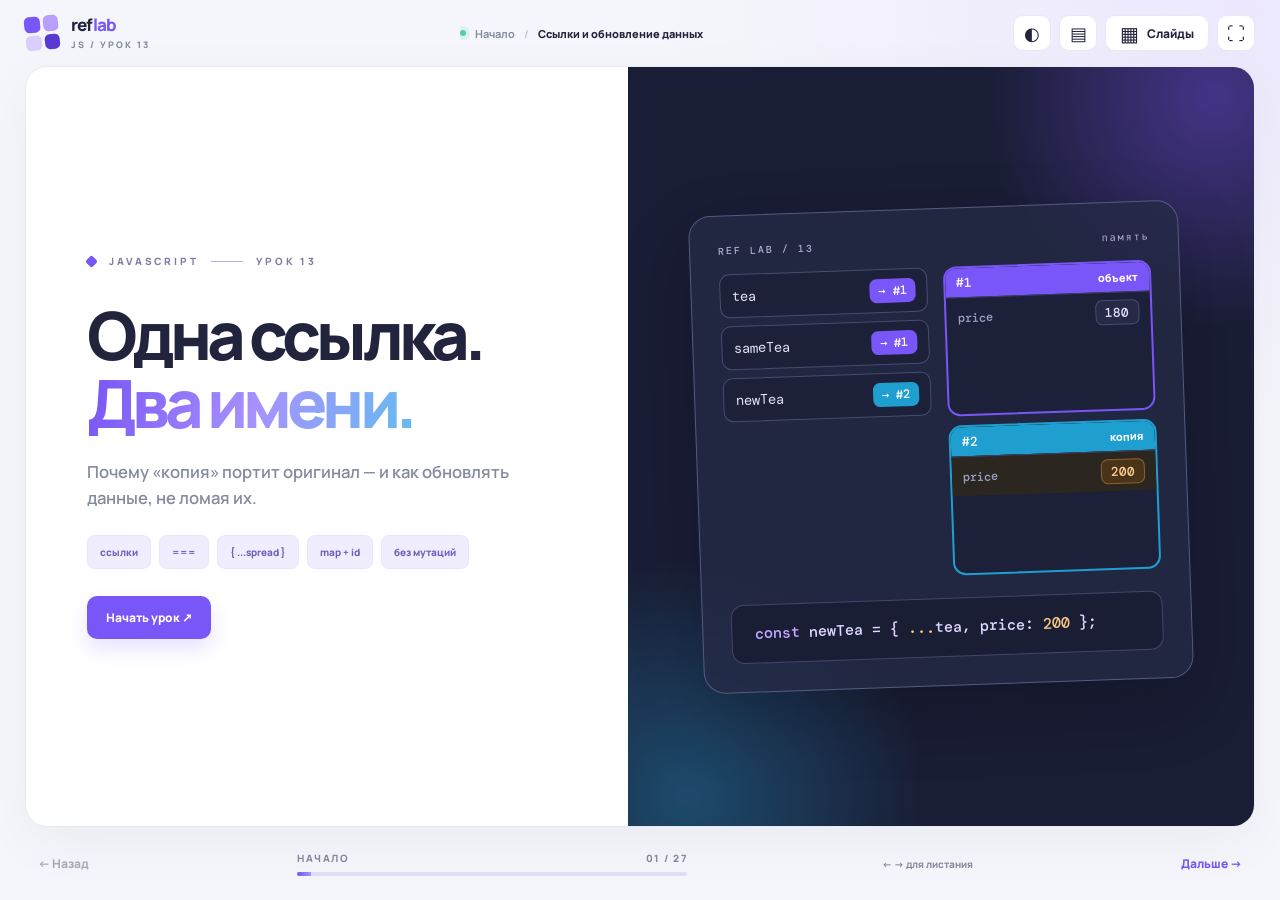
<file: index.html>
<!doctype html>
<html lang="ru">
<head>
  <meta charset="UTF-8" />
  <meta name="viewport" content="width=device-width,initial-scale=1,viewport-fit=cover" />
  <meta name="theme-color" content="#f5f6fb" />
  <meta name="description" content="Ref Lab — интерактивный урок JavaScript №13: ссылки, spread и обновление данных без мутации." />
  <title>Ref Lab — JavaScript · Урок 13</title>
  <link rel="preconnect" href="https://fonts.googleapis.com">
  <link rel="preconnect" href="https://fonts.gstatic.com" crossorigin>
  <link href="https://fonts.googleapis.com/css2?family=DM+Mono:wght@400;500&family=Manrope:wght@400;500;600;700;800&display=swap" rel="stylesheet">
  <link rel="stylesheet" href="./styles.css?v=13-9" />
  <script src="./app.js?v=13-9" defer></script>
</head>
<body>
  <div class="app" id="app">
    <header class="topbar">
      <a class="brand" href="#1" aria-label="Ref Lab — первый слайд"><span class="brand-mark" aria-hidden="true"><i></i><i></i><i></i><i></i></span><span class="brand-copy">ref<span>lab</span><small>JS / УРОК 13</small></span></a>
      <div class="top-current"><span class="status-dot"></span><span id="sectionTitle">Введение</span><span class="slash">/</span><strong id="currentTitle">Ссылки и обновление данных</strong></div>
      <nav class="top-actions" aria-label="Настройки презентации">
        <button class="tool-btn" id="themeBtn" type="button" aria-label="Переключить тему" title="Тема (T)">◐</button>
        <button class="tool-btn" id="notesBtn" type="button" aria-label="Заметки преподавателя" title="Заметки (N)">▤</button>
        <button class="top-btn" id="outlineBtn" type="button" title="Все слайды (G)"><span class="grid-icon">▦</span><span>Слайды</span></button>
        <button class="tool-btn" id="fullscreenBtn" type="button" aria-label="Полный экран" title="Полный экран (F)">⛶</button>
      </nav>
    </header>
    <main class="stage" id="stage" aria-label="Слайды урока" aria-live="polite"></main>
    <footer class="bottom">
      <button class="nav-btn" id="prevBtn" type="button" aria-label="Предыдущий слайд">← <span>Назад</span></button>
      <div class="progress"><div class="progress-meta"><span id="progressSection">НАЧАЛО</span><span id="slideCounter">01 / 25</span></div><div class="progress-track"><div id="progressFill"></div></div></div>
      <span class="keyboard-help">← → для листания</span>
      <button class="nav-btn next" id="nextBtn" type="button"><span>Дальше</span> →</button>
    </footer>
  </div>
  <div class="overlay" id="outlineOverlay" hidden><div class="overlay-shade" data-close></div><aside class="side-panel" role="dialog" aria-modal="true" aria-label="Содержание"><div class="side-head"><div><small>НАВИГАЦИЯ</small><h2>Все слайды</h2></div><button class="tool-btn" data-close type="button" aria-label="Закрыть">✕</button></div><div class="outline-list" id="outlineList"></div></aside></div>
  <div class="overlay" id="notesOverlay" hidden><div class="overlay-shade" data-close></div><aside class="side-panel" role="dialog" aria-modal="true" aria-label="Заметки преподавателя"><div class="side-head"><div><small>ТОЛЬКО ДЛЯ ПРЕПОДАВАТЕЛЯ</small><h2>Подсказки к слайду</h2></div><button class="tool-btn" data-close type="button" aria-label="Закрыть">✕</button></div><div class="notes-content" id="notesContent"></div><div class="teacher-shortcuts"><b>Клавиши</b><p>← → — слайды · G — оглавление · N — заметки · F — экран · T — тема · Esc — закрыть</p></div></aside></div>
  <div class="toast" id="toast" role="status" aria-live="polite"></div>
</body>
</html>
</file>
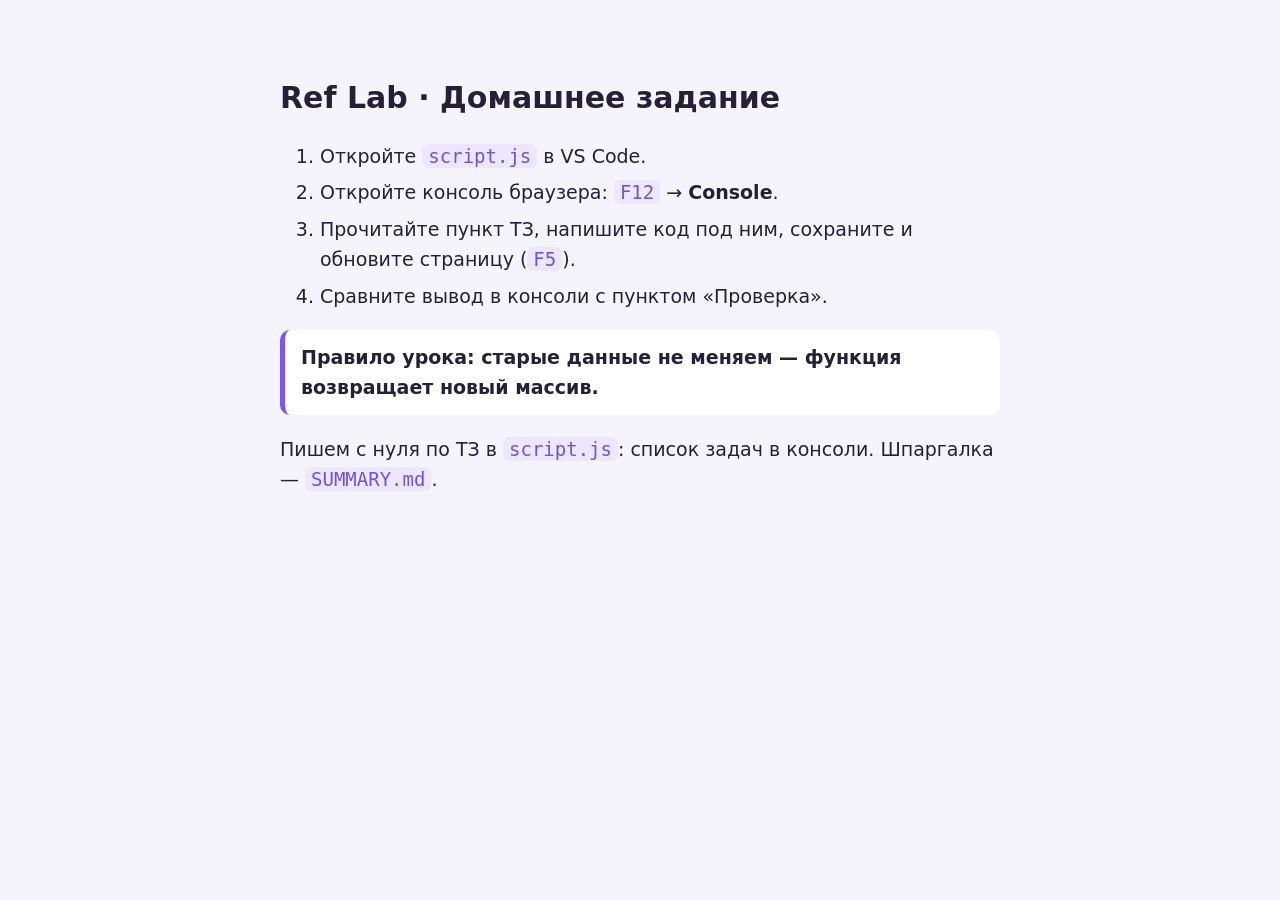
<file: materials/homework/index.html>
<!doctype html>
<html lang="ru">
<head>
  <meta charset="utf-8" />
  <meta name="viewport" content="width=device-width, initial-scale=1" />
  <title>JS 13 · Домашнее задание</title>
  <style>
    body { font: 19px/1.6 system-ui, sans-serif; max-width: 720px; margin: 50px auto; padding: 24px; background: #f5f3fc; color: #252038; }
    h1 { font-size: 30px; margin: 0 0 16px; }
    code { color: #7054d6; background: #ece7ff; padding: 1px 6px; border-radius: 6px; }
    li { margin-bottom: 6px; }
    .rule { background: #fff; border-left: 5px solid #7956f7; padding: 12px 16px; border-radius: 10px; font-weight: 600; }
  </style>
</head>
<body>
  <h1>Ref Lab · Домашнее задание</h1>
  <ol>
    <li>Откройте <code>script.js</code> в VS Code.</li>
    <li>Откройте консоль браузера: <code>F12</code> → <b>Console</b>.</li>
    <li>Прочитайте пункт ТЗ, напишите код под ним, сохраните и обновите страницу (<code>F5</code>).</li>
    <li>Сравните вывод в консоли с пунктом «Проверка».</li>
  </ol>
  <p class="rule">Правило урока: старые данные не меняем — функция возвращает новый массив.</p>
  <p>Пишем с нуля по ТЗ в <code>script.js</code>: список задач в консоли. Шпаргалка — <code>SUMMARY.md</code>.</p>
  <script src="script.js"></script>
</body>
</html>
</file>
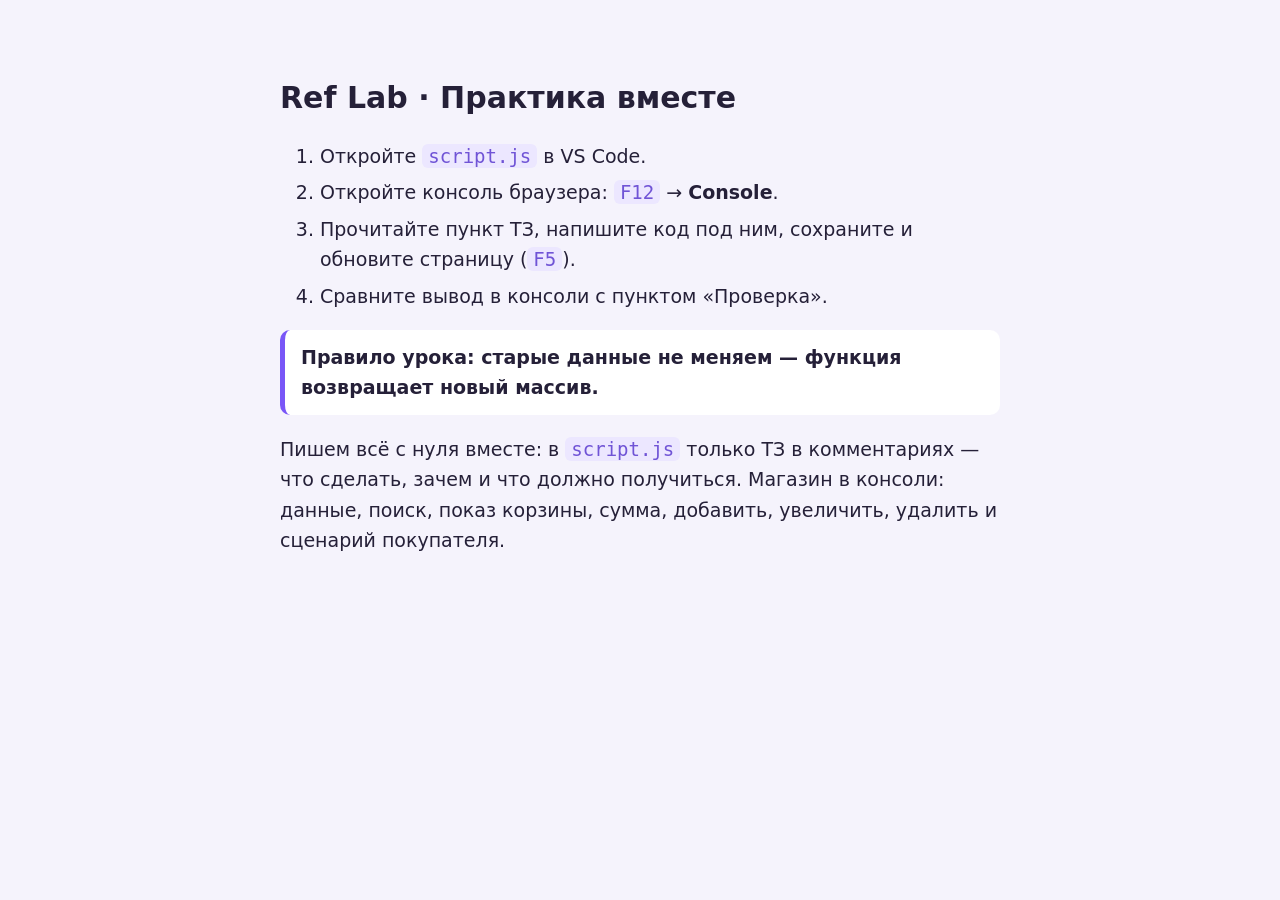
<file: materials/joint/index.html>
<!doctype html>
<html lang="ru">
<head>
  <meta charset="utf-8" />
  <meta name="viewport" content="width=device-width, initial-scale=1" />
  <title>Практика JS 13 · Корзина</title>
  <style>
    body { font: 19px/1.6 system-ui, sans-serif; max-width: 720px; margin: 50px auto; padding: 24px; background: #f5f3fc; color: #252038; }
    h1 { font-size: 30px; margin: 0 0 16px; }
    code { color: #7054d6; background: #ece7ff; padding: 1px 6px; border-radius: 6px; }
    li { margin-bottom: 6px; }
    .rule { background: #fff; border-left: 5px solid #7956f7; padding: 12px 16px; border-radius: 10px; font-weight: 600; }
  </style>
</head>
<body>
  <h1>Ref Lab · Практика вместе</h1>
  <ol>
    <li>Откройте <code>script.js</code> в VS Code.</li>
    <li>Откройте консоль браузера: <code>F12</code> → <b>Console</b>.</li>
    <li>Прочитайте пункт ТЗ, напишите код под ним, сохраните и обновите страницу (<code>F5</code>).</li>
    <li>Сравните вывод в консоли с пунктом «Проверка».</li>
  </ol>
  <p class="rule">Правило урока: старые данные не меняем — функция возвращает новый массив.</p>
  <p>Пишем всё с нуля вместе: в <code>script.js</code> только ТЗ в комментариях — что сделать, зачем и что должно получиться. Магазин в консоли: данные, поиск, показ корзины, сумма, добавить, увеличить, удалить и сценарий покупателя.</p>
  <script src="script.js"></script>
</body>
</html>
</file>
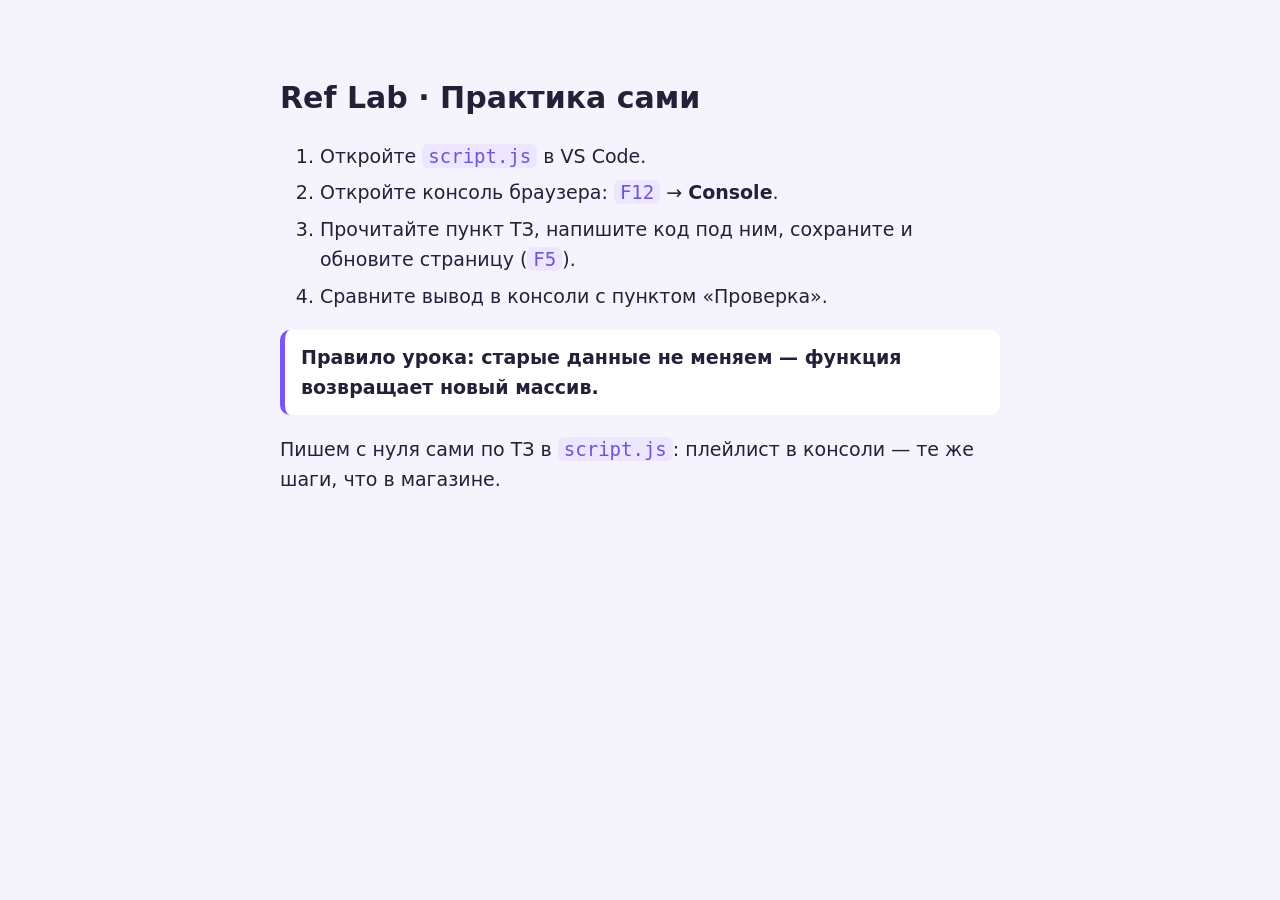
<file: materials/solo/index.html>
<!doctype html>
<html lang="ru">
<head>
  <meta charset="utf-8" />
  <meta name="viewport" content="width=device-width, initial-scale=1" />
  <title>Практика JS 13 · Плейлист</title>
  <style>
    body { font: 19px/1.6 system-ui, sans-serif; max-width: 720px; margin: 50px auto; padding: 24px; background: #f5f3fc; color: #252038; }
    h1 { font-size: 30px; margin: 0 0 16px; }
    code { color: #7054d6; background: #ece7ff; padding: 1px 6px; border-radius: 6px; }
    li { margin-bottom: 6px; }
    .rule { background: #fff; border-left: 5px solid #7956f7; padding: 12px 16px; border-radius: 10px; font-weight: 600; }
  </style>
</head>
<body>
  <h1>Ref Lab · Практика сами</h1>
  <ol>
    <li>Откройте <code>script.js</code> в VS Code.</li>
    <li>Откройте консоль браузера: <code>F12</code> → <b>Console</b>.</li>
    <li>Прочитайте пункт ТЗ, напишите код под ним, сохраните и обновите страницу (<code>F5</code>).</li>
    <li>Сравните вывод в консоли с пунктом «Проверка».</li>
  </ol>
  <p class="rule">Правило урока: старые данные не меняем — функция возвращает новый массив.</p>
  <p>Пишем с нуля сами по ТЗ в <code>script.js</code>: плейлист в консоли — те же шаги, что в магазине.</p>
  <script src="script.js"></script>
</body>
</html>
</file>
<file: styles.css>
:root{font-family:Manrope,Inter,-apple-system,BlinkMacSystemFont,"Segoe UI",sans-serif;color:#22233c;background:#f5f6fb;--bg:#f5f6fb;--paper:#fff;--surface:#f8f9fd;--ink:#22233c;--muted:#858a9f;--line:#e8eaf2;--purple:#7956f7;--pale:#f0edff;--cyan:#42b4db;--cyan-pale:#eaf8ff;--green:#2caf8b;--green-pale:#e6f8f1;--red:#d86078;--code:#181b2d;--shadow:0 16px 55px rgba(30,33,64,.045)}
body.dark{--bg:#111323;--paper:#1a1d30;--surface:#22253b;--ink:#f5f4ff;--muted:#a5a8c2;--line:#32364f;--pale:#302a50;--cyan-pale:#253845;--green-pale:#1d3b36;--shadow:0 16px 55px #090a161c}
*{box-sizing:border-box}html,body{margin:0;width:100%;height:100%;overflow:hidden}button,input,textarea{font:inherit}button{cursor:pointer}button:disabled{opacity:.35;cursor:default}button:focus-visible,a:focus-visible,input:focus-visible{outline:3px solid #9984ff;outline-offset:3px}a{text-decoration:none;color:inherit}p,h1,h2,h3,h4{margin:0}p{line-height:1.56}code,pre,.mono{font-family:"DM Mono",ui-monospace,SFMono-Regular,Consolas,monospace}code:not(pre code){color:#7951db;background:var(--pale);padding:.1em .34em;border-radius:6px;font-size:.88em}body.dark code:not(pre code){color:#c9baff}.app{height:100dvh;min-height:420px;display:grid;grid-template-rows:66px minmax(0,1fr) 73px;padding:0 25px;background:radial-gradient(ellipse at 97% 1%,#e9e2ffb8 0,transparent 33%),var(--bg)}body.dark .app{background:radial-gradient(ellipse at 95% 0%,#45377966 0,transparent 35%),var(--bg)}
.topbar{display:flex;align-items:center;gap:20px;justify-content:space-between;min-width:0}.brand{display:inline-flex;align-items:center;gap:12px;flex:0 0 auto}.brand-mark{width:34px;height:34px;display:grid;grid-template-columns:repeat(2,1fr);gap:3px;transform:rotate(-6deg)}.brand-mark i{background:var(--purple);border-radius:5px}.brand-mark i:nth-child(2){background:#b99eff}.brand-mark i:nth-child(3){background:#d9ceff}.brand-mark i:nth-child(4){background:#5a38d2}.brand-copy{font-weight:800;font-size:17px;letter-spacing:-.8px;line-height:1.1}.brand-copy>span{color:var(--purple)}.brand-copy small{display:block;font-size:9px;letter-spacing:2px;font-weight:800;color:var(--muted);margin-top:5px}.top-current{display:flex;align-items:center;gap:9px;color:var(--muted);font-size:11px;font-weight:700;white-space:nowrap;overflow:hidden;min-width:0}.top-current strong{color:var(--ink);font-weight:800;overflow:hidden;text-overflow:ellipsis}.status-dot{width:6px;height:6px;border-radius:50%;background:#55cda8;flex:none;box-shadow:0 0 0 4px #54cda724}.slash{color:#c4c5d3}.top-actions{display:flex;align-items:center;gap:8px;flex:none}.tool-btn,.top-btn{height:36px;border:1px solid var(--line);background:var(--paper);color:var(--ink);border-radius:10px;font-size:18px;display:inline-flex;align-items:center;justify-content:center;transition:border-color .16s,transform .16s}.tool-btn{width:38px}.top-btn{gap:8px;padding:0 14px;font-size:12px;font-weight:800}.grid-icon{font-size:20px;font-weight:400}.tool-btn:hover,.top-btn:hover{border-color:#ad9aff;transform:translateY(-1px)}
.stage{position:relative;min-height:0;background:var(--paper);border:1px solid var(--line);border-radius:22px;box-shadow:var(--shadow);overflow:hidden}.slide{position:absolute;inset:0;padding:clamp(20px,2.65vw,44px);display:none;min-height:0;overflow:hidden}.slide.active{display:flex;flex-direction:column;z-index:2;animation:slide-enter .24s cubic-bezier(.22,1,.36,1) both}.slide-content{display:flex;flex-direction:column;flex:1;min-height:0;gap:clamp(13px,2vh,22px)}.intro{flex:none}.tag{display:inline-flex;align-items:center;gap:7px;font-weight:800;color:#7452d9;background:var(--pale);font-size:10px;letter-spacing:1.6px;border-radius:7px;padding:7px 10px}.tag.cyan{color:#1485b7;background:var(--cyan-pale)}.tag.green{color:#148467;background:var(--green-pale)}.intro h2{font-size:clamp(25px,2.9vw,46px);letter-spacing:-.058em;line-height:1.16;margin:10px 0 7px;font-weight:800}.intro h2 em{font-style:normal;color:var(--purple)}.intro p{font-weight:600;color:var(--muted);font-size:clamp(12px,1vw,15px);max-width:940px}.subtle{color:var(--muted)}.caps{font-size:10px;color:var(--muted);letter-spacing:1.7px;font-weight:800}.primary,.secondary,.small-btn{font-weight:800;border-radius:10px;border:1px solid transparent;font-size:12px;transition:transform .15s,background .15s}.primary{background:var(--purple);color:white;padding:12px 18px;box-shadow:0 10px 20px #7956f72c}.primary:hover{transform:translateY(-2px);background:#6842e4}.secondary{background:var(--paper);border-color:var(--line);color:var(--ink);padding:11px 15px}.secondary:hover,.small-btn:hover{border-color:#b9aaff}.small-btn{background:var(--pale);color:var(--purple);padding:9px 12px;border-color:#d7ccff}.primary:active,.small-btn:active{transform:scale(.98)}
.slide.cover{padding:0}.cover-grid{display:grid;grid-template-columns:.98fr 1.02fr;height:100%}.cover-copy{display:flex;flex-direction:column;align-items:flex-start;justify-content:center;padding:clamp(28px,4.8vw,85px);min-width:0}.overline{font-size:10px;letter-spacing:2.8px;font-weight:800;color:#837ca1;display:flex;gap:13px;align-items:center}.overline i{width:9px;height:9px;transform:rotate(45deg);background:var(--purple);border-radius:2px}.overline b{height:1px;width:32px;background:#bdb0e3}.cover h1{font-size:clamp(54px,6.3vw,106px);font-weight:800;letter-spacing:-.093em;line-height:1.02;margin:clamp(18px,3.7vh,38px) 0 22px}.cover h1 span{background:linear-gradient(108deg,#7552f3,#a791ff 52%,#64bded);color:transparent;background-clip:text}.cover-copy>p{font-size:clamp(14px,1.3vw,20px);color:var(--muted);font-weight:600;max-width:430px}.cover-copy>p strong{color:var(--ink)}.pills{display:flex;flex-wrap:wrap;gap:8px;margin:24px 0 27px}.pills span{padding:9px 12px;border:1px solid #e9e4ff;background:var(--pale);color:#7460bc;font-weight:800;font-size:10px;border-radius:8px}.cover-art{position:relative;background:#191d35;overflow:hidden;display:flex;justify-content:center;align-items:center;padding:40px 10%}.art-glow{position:absolute;width:480px;height:480px;border-radius:50%;background:radial-gradient(#764de278,transparent 68%);top:-210px;right:-200px}.art-glow.two{background:radial-gradient(#238ebf66,transparent 70%);bottom:-210px;left:-180px;top:auto;right:auto}.art-stage{position:relative;z-index:1;width:100%;max-width:490px;transform:rotate(-2deg)}.art-card{border:1px solid #555a80;background:#242945c7;border-radius:22px;box-shadow:0 25px 70px #0003;padding:clamp(19px,2.2vw,35px)}.art-heading{color:#b3add5;font:500 10px "DM Mono",monospace;letter-spacing:2px;display:flex;justify-content:space-between;margin-bottom:27px}.art-input{font:500 clamp(13px,1.45vw,22px)/1.9 "DM Mono",monospace;color:#ded6ff;background:#191e35;border:1px solid #454469;padding:16px 22px;border-radius:13px;white-space:pre;overflow:hidden}.art-process{display:flex;align-items:center;justify-content:space-between;gap:7px;color:#a4a0be;font:500 clamp(10px,.85vw,13px) "DM Mono",monospace;margin:26px 0}.art-process span{border:1px solid #544d85;border-radius:8px;background:#352d59;padding:11px 9px;color:#c3b1ff}.art-process b{font-size:24px;color:#a69af7}.art-output{background:linear-gradient(112deg,#7956fa,#48a7dd);border-radius:13px;padding:22px;color:white;font:500 clamp(18px,2vw,30px) "DM Mono",monospace;box-shadow:0 20px 30px #7651ed30}.art-corner{position:absolute;right:24px;bottom:24px;color:#777d9e;font:500 10px/1.6 "DM Mono",monospace;text-align:right;letter-spacing:1px}
.pair{display:grid;grid-template-columns:minmax(0,.94fr) minmax(0,1.06fr);gap:18px;flex:1;min-height:0}.pane{border-radius:16px;min-height:0;min-width:0;display:flex;flex-direction:column;overflow:hidden}.pane.left{background:var(--surface);border:1px solid var(--line);padding:clamp(16px,1.75vw,26px);gap:clamp(10px,1.8vh,18px)}.pane.right{border:1px solid var(--line);padding:clamp(14px,1.6vw,25px);gap:clamp(11px,1.5vh,17px);background:var(--paper)}.pane-heading{display:flex;align-items:center;justify-content:space-between;gap:8px;min-height:17px;font-size:10px;font-weight:800;color:var(--muted);letter-spacing:.5px}.code-window{background:var(--code);border-radius:13px;border:1px solid #30354e;overflow:auto;flex:1;min-height:0;display:flex;flex-direction:column}.code-head{border-bottom:1px solid #323750;padding:10px 14px;display:flex;align-items:center;justify-content:space-between;color:#a4aacb;font:500 10px 'DM Mono',monospace;flex:none}.dots{display:flex;gap:5px}.dots i{width:7px;height:7px;border-radius:50%;background:#ee8196}.dots i:nth-child(2){background:#e6b65d}.dots i:nth-child(3){background:#6bc6a1}.code-pre{font-size:clamp(11px,1.04vw,15px);line-height:1.9;color:#e3e7fa;margin:0;padding:16px 10px 16px 0;flex:1;min-height:0;white-space:pre;overflow:auto}.code-line{display:flex;align-items:baseline;min-height:1.9em;border-left:3px solid transparent;padding-right:15px}.code-line.active-line{background:#7658f524;border-left-color:#a98cff}.line-no{display:inline-block;flex:0 0 39px;width:39px;text-align:right;padding-right:12px;color:#68708f;user-select:none}.token.keyword{color:#c9a6ff}.token.string{color:#b1e0a2}.token.number{color:#f5c582}.token.method{color:#70c8e9}.token.comment{color:#7881a0}.token.operator{color:#eb9ac6}.editor-foot{border-top:1px solid #30354e;color:#a8b1cf;font-size:10px;padding:9px 13px;flex:none;line-height:1.55}.editor-foot b{color:#dfd6ff}.buttons{display:flex;gap:8px;flex-wrap:wrap;align-items:center}.push-bottom{margin-top:auto}.action-hint{font-size:12px;color:var(--muted);font-weight:650}.tip{border-radius:11px;background:var(--pale);padding:12px 14px;font-size:12px;font-weight:700;color:var(--ink);line-height:1.5}.tip b{color:var(--purple)}.result-box{border:1px solid var(--line);border-radius:14px;background:var(--surface);padding:clamp(13px,1.6vw,24px);min-height:75px}.result-box.tint{background:var(--pale);border-color:#dcd3ff}.result-label{font-size:10px;letter-spacing:1.3px;font-weight:800;color:var(--muted);margin-bottom:9px}.result-value{font-size:clamp(18px,2.2vw,33px);letter-spacing:-.05em;font-weight:800;line-height:1.3;overflow-wrap:anywhere}.console{font-family:'DM Mono',monospace;background:#191d32;color:#dfe2ff;border-radius:13px;padding:14px 16px;flex:1;min-height:55px;overflow:auto;font-size:clamp(11px,1vw,14px);line-height:1.7}.console strong{display:block;color:#9ca7c7;font-size:10px;font-family:Manrope,sans-serif;letter-spacing:1px;margin-bottom:5px}.console .entry{display:block;color:#b3f0d9}.console .empty{color:#8490b5}.array-row{display:flex;flex-wrap:wrap;gap:9px;align-items:flex-start}.array-item{position:relative;border:1px solid var(--line);background:var(--surface);border-radius:12px;padding:12px 14px;min-width:74px;text-align:center;font-weight:800;font-size:clamp(13px,1vw,17px);transition:background .13s,border-color .13s,transform .13s}.array-item.selected{background:var(--pale);border-color:#9b81fa;transform:translateY(-2px);box-shadow:0 8px 20px #7956f71a}.array-item .idx{display:block;margin-bottom:4px;font:500 10px 'DM Mono';color:var(--muted)}.array-item.selected .idx{color:var(--purple)}.stat-grid{display:grid;grid-template-columns:repeat(3,1fr);gap:9px}.stat{background:var(--surface);border:1px solid var(--line);border-radius:12px;padding:13px;min-width:0}.stat label{display:block;color:var(--muted);font-size:10px;font-weight:800;margin-bottom:6px}.stat strong{font-size:clamp(15px,1.5vw,22px);letter-spacing:-.04em;white-space:nowrap}.stat.purple{background:var(--pale);border-color:#dcd3ff}.stat.purple strong{color:var(--purple)}.logic{font-size:12px;font-weight:700;color:var(--muted)}.logic strong{color:var(--purple)}.timeline{display:flex;gap:6px;align-items:center;flex-wrap:wrap}.timeline span{padding:7px 10px;background:var(--surface);border:1px solid var(--line);border-radius:7px;font:500 12px 'DM Mono',monospace;color:var(--muted)}.timeline span.on{background:var(--pale);color:var(--purple);border-color:#c8b9ff}.arrow{color:var(--muted)}.empty-state{color:var(--muted);font-size:13px;font-weight:700}.compare-two{display:grid;grid-template-columns:1fr 1fr;gap:16px;flex:1;min-height:0}.compare-card{background:var(--surface);border:1px solid var(--line);border-radius:16px;padding:22px;display:flex;flex-direction:column;gap:14px;min-width:0;min-height:0}.compare-card.highlight-card{background:var(--pale);border-color:#d9caff}.compare-card h3{font-size:20px;letter-spacing:-.05em}.compare-card p{font-size:12px;color:var(--muted);font-weight:700}.compare-card .code-window{min-height:120px}.compare-card .large-number{font-size:60px;font-weight:800;letter-spacing:-.08em;color:var(--purple)}
.quiz-grid{display:grid;grid-template-columns:.95fr 1.05fr;gap:20px;flex:1;min-height:0}.quiz-left{display:flex;flex-direction:column;gap:15px;min-height:0}.quiz-question{font-weight:800;font-size:clamp(18px,2vw,28px);letter-spacing:-.04em}.quiz-options{display:grid;gap:9px;align-content:start}.answer-option{text-align:left;padding:13px 16px;background:var(--surface);border:1px solid var(--line);border-radius:12px;color:var(--ink);font-weight:800;font-size:13px;transition:.14s}.answer-option:hover{border-color:#a791ff}.answer-option.selected{border-color:#7956f7;background:var(--pale)}.answer-option.correct{border-color:#56b89b;background:var(--green-pale)}.answer-option.wrong{border-color:#db7287;background:#fceff2}.feedback{border-radius:12px;padding:12px 14px;background:var(--green-pale);color:var(--ink);font-size:12px;font-weight:750;line-height:1.5}.feedback.warn{background:#fff1e0;color:#8a5c2b}.quiz-right{display:flex;flex-direction:column;min-height:0}
.full-content{flex:1;display:flex;flex-direction:column;gap:16px;min-height:0}.lesson-note{color:var(--muted);font-size:13px;font-weight:700}.phase-list{display:grid;grid-template-columns:repeat(3,1fr);gap:13px;flex:1;min-height:0}.phase{border:1px solid var(--line);background:var(--surface);border-radius:14px;padding:23px;display:flex;flex-direction:column;gap:11px}.phase .phase-num{color:var(--purple);font:500 12px 'DM Mono'}.phase h3{font-size:clamp(17px,1.7vw,25px);letter-spacing:-.055em}.phase p{font-size:13px;color:var(--muted);font-weight:650}.phase .phase-code{margin-top:auto;padding:12px;background:var(--pale);color:var(--purple);border-radius:9px;font:500 12px 'DM Mono';overflow-wrap:anywhere}
.practice-layout{display:grid;grid-template-columns:1.12fr .88fr;gap:18px;flex:1;min-height:0}.task-list{border:1px solid var(--line);border-radius:16px;padding:clamp(16px,2vw,27px);background:var(--surface);display:flex;flex-direction:column;gap:12px;min-height:0}.task-step{display:flex;gap:12px;align-items:flex-start;font-size:clamp(12px,1vw,15px);font-weight:700;line-height:1.52}.task-step i{border:1px solid #d7caff;background:var(--pale);border-radius:8px;width:25px;height:25px;flex:none;font:500 11px 'DM Mono';color:var(--purple);display:grid;place-items:center;font-style:normal}.task-side{display:flex;flex-direction:column;gap:15px;min-height:0}.goal{background:#191d32;border-radius:16px;padding:24px;color:#f5f2ff;display:flex;flex-direction:column;gap:9px;flex:1}.goal .caps{color:#a99bc8}.goal h3{font-size:clamp(18px,2.1vw,29px);letter-spacing:-.05em}.goal p{font-size:13px;color:#b7b8d6;font-weight:650}.goal .minutes{margin-top:auto;color:#a994ff;font:500 24px 'DM Mono'}.download{border:1px solid var(--line);background:var(--paper);padding:15px 18px;border-radius:13px;display:flex;gap:13px;justify-content:space-between;align-items:center}.download .file-label{font-size:12px;font-weight:800}.download .file-label small{font-size:11px;font-weight:650;display:block;color:var(--muted);margin-top:4px}.download a{background:var(--purple);color:white;padding:11px 14px;border-radius:10px;font-size:12px;font-weight:800;white-space:nowrap}.download a:hover{background:#6744d8}.closing{display:flex;flex-direction:column;align-items:center;justify-content:center;gap:18px;height:100%;text-align:center}.closing-mark{height:72px;width:72px;display:grid;place-items:center;background:var(--pale);color:var(--purple);font-size:38px;border-radius:20px}.closing h1{font-size:clamp(40px,5.2vw,79px);letter-spacing:-.08em;line-height:1.05}.closing h1 em{font-style:normal;color:var(--purple)}.closing p{color:var(--muted);font-weight:700;font-size:15px;max-width:630px}.end-tags{display:flex;justify-content:center;flex-wrap:wrap;gap:9px}.end-tags span{background:var(--pale);padding:9px 12px;border-radius:8px;color:var(--purple);font:500 12px 'DM Mono'}
.bottom{display:flex;align-items:center;justify-content:space-between;gap:15px}.nav-btn{padding:10px 13px;border:none;background:transparent;font-size:12px;font-weight:800;color:var(--ink);white-space:nowrap}.nav-btn.next{color:var(--purple)}.nav-btn:hover{color:var(--purple)}.progress{width:min(390px,43vw)}.progress-meta{display:flex;justify-content:space-between;font-size:10px;font-weight:800;letter-spacing:1.5px;color:var(--muted);margin-bottom:7px}.progress-track{height:4px;border-radius:3px;background:#e3ddf8;overflow:hidden}.progress-track>div{height:100%;width:0;background:linear-gradient(90deg,#7654f7,#a497fc);transition:width .2s}.keyboard-help{font-size:10px;color:var(--muted);font-weight:750}.overlay[hidden]{display:none!important}.overlay{position:fixed;z-index:60;inset:0;display:flex;justify-content:flex-end}.overlay-shade{position:absolute;inset:0;background:#08091587}.side-panel{position:relative;z-index:1;background:var(--paper);color:var(--ink);width:min(420px,100vw);height:100%;box-shadow:-16px 0 50px #1113;display:flex;flex-direction:column;padding:25px}.side-head{display:flex;align-items:center;justify-content:space-between;border-bottom:1px solid var(--line);padding-bottom:20px}.side-head small{font-size:10px;letter-spacing:2px;color:var(--muted);font-weight:800}.side-head h2{font-size:26px;letter-spacing:-.05em;margin-top:4px}.outline-list{overflow:auto;margin-top:10px;display:flex;flex-direction:column;gap:3px}.outline-list button{display:flex;gap:12px;align-items:center;padding:12px;border:0;text-align:left;background:transparent;border-radius:10px;color:var(--ink);font-weight:750;font-size:13px}.outline-list button:hover,.outline-list button.active{background:var(--pale)}.outline-list button strong{font:500 12px 'DM Mono';color:var(--purple)}.notes-content{padding:22px 0;font-size:15px;line-height:1.7;color:var(--ink)}.notes-content h3{font-size:22px;letter-spacing:-.04em;line-height:1.35;margin-bottom:13px}.notes-content p{margin-bottom:12px}.teacher-shortcuts{margin-top:auto;background:var(--surface);padding:14px;border-radius:11px;font-size:11px;color:var(--muted)}.teacher-shortcuts b{color:var(--ink)}.toast{position:fixed;z-index:90;bottom:91px;left:50%;transform:translateX(-50%) translateY(15px);opacity:0;pointer-events:none;border-radius:12px;padding:13px 20px;color:#fff;background:#292740;box-shadow:0 15px 45px #12101f33;font-size:12px;font-weight:800;transition:opacity .2s,transform .2s}.toast.visible{opacity:1;transform:translateX(-50%) translateY(0)}
@keyframes slide-enter{from{opacity:.32;transform:translateY(7px)}to{opacity:1;transform:translateY(0)}}@media(prefers-reduced-motion:reduce){*,*:before,*:after{animation:none!important;transition:none!important}}
@media(max-width:1080px){.app{padding:0 15px;grid-template-rows:57px minmax(0,1fr) 61px}.slide{padding:22px}.top-current{display:none}.intro h2{font-size:clamp(26px,3vw,38px)}.pane.left,.pane.right{padding:15px}.code-pre{font-size:11px;line-height:1.8}.line-no{flex-basis:28px;width:28px;padding-right:8px}.array-item{padding:8px 9px;min-width:53px}.cover-copy{padding:40px}.cover h1{font-size:clamp(55px,7vw,82px)}}
@media(max-width:760px){.app{padding:0 9px;grid-template-rows:52px minmax(0,1fr) 55px}.topbar{gap:4px}.brand-mark{width:25px;height:25px}.brand{gap:8px}.brand-copy{font-size:14px}.brand-copy small{font-size:7px}.top-actions{gap:4px}.tool-btn,.top-btn{width:33px;height:33px;border-radius:8px}.top-btn{padding:0 8px;font-size:14px}.top-btn>span:last-child{display:none}.stage{border-radius:15px}.slide{padding:20px;overflow:auto}.slide-content{flex:initial;min-height:100%;gap:14px}.intro h2{font-size:clamp(25px,5vw,36px)}.intro p{font-size:12px}.pair,.quiz-grid,.compare-two,.practice-layout{grid-template-columns:1fr;flex:initial;gap:12px}.pane{overflow:visible}.pane.left,.pane.right{padding:14px;gap:10px}.code-window{min-height:140px;max-height:225px}.code-pre{font-size:11px}.console{min-height:55px;flex:initial}.pane.right{min-height:210px}.phase-list{grid-template-columns:1fr;flex:none}.phase{padding:15px}.quiz-options{gap:7px}.answer-option{padding:12px}.cover-grid{grid-template-columns:1fr}.cover-copy{padding:30px}.cover h1{font-size:clamp(50px,12vw,78px);margin:18px 0}.cover-art{display:none}.pills{margin:20px 0}.slide.cover .cover-grid{height:100%;display:flex}.cover-copy{height:100%}.progress{width:min(270px,48vw)}.keyboard-help{display:none}.bottom{gap:5px}.nav-btn{font-size:11px;padding:8px 3px}.stat{padding:10px}.stat strong{font-size:15px}.closing h1{font-size:45px}.closing{padding:12px}.download{gap:7px;flex-wrap:wrap}.task-list{padding:15px}}
@media(max-height:710px) and (min-width:761px){.slide{padding:clamp(16px,2vw,27px)}.intro h2{font-size:clamp(23px,2.6vw,38px);margin:7px 0 4px}.slide-content{gap:11px}.pane.left,.pane.right{padding:13px;gap:10px}.code-pre{font-size:clamp(10px,.95vw,13px);line-height:1.6;padding-top:7px}.code-line{min-height:1.6em}.result-box{padding:11px}.console{padding:10px}.cover h1{font-size:clamp(52px,6vw,86px)}.cover-copy{padding:35px}.task-list{padding:15px;gap:9px}.task-step{font-size:12px}.goal{padding:16px}}
.slide.instant{animation:none!important}
@media(max-width:760px){
  .pair{display:flex;flex-direction:column;gap:13px;min-height:auto}
  .pane.left,.pane.right{flex:none;height:auto;overflow:visible;min-height:0}
  .pane.left .code-window,.pane.right .code-window{flex:none;min-height:unset;max-height:none}
  .pane.left .code-pre,.pane.right .code-pre{flex:none;overflow:auto;min-height:unset}
  .pane.right .console{flex:none;min-height:64px}
  .pane-heading .caps{letter-spacing:.5px;font-size:9px}
}

/* Object Lab extensions: same visual language as Loop Lab. */
.object-card{border:1px solid var(--line);background:var(--surface);border-radius:14px;padding:14px;flex:none}
.object-label{font:500 11px 'DM Mono',monospace;color:var(--muted);display:flex;justify-content:space-between;margin-bottom:9px}
.property{display:grid;grid-template-columns:minmax(85px,1fr) 12px minmax(0,1.5fr);gap:7px;align-items:center;padding:8px 10px;border:1px solid transparent;border-radius:7px;font:500 clamp(12px,1.1vw,17px) 'DM Mono',monospace;overflow-wrap:anywhere}
.property-active{background:var(--pale);border-color:#aa92fa}.property-key{color:var(--purple)}.property-colon{color:var(--muted)}.value-string{color:#27836b}.value-number{color:#c38127}.value-boolean{color:#9061df}body.dark .value-string{color:#76d7b1}body.dark .value-number{color:#edc078}body.dark .value-boolean{color:#c6a5ff}body.dark .property-key{color:#baabff}
.catalog-strip{display:flex;gap:9px;flex:none}.catalog-item{flex:1;min-width:0;border:1px solid var(--line);border-radius:9px;display:flex;flex-direction:column;gap:5px;padding:10px;background:var(--surface)}.catalog-item small{font:500 10px 'DM Mono',monospace;color:var(--muted)}.catalog-item strong{font-size:15px}.catalog-item>span{font-size:11px;color:var(--muted)}.catalog-item.selected{background:var(--pale);border-color:var(--purple)}
.total-stat{display:flex;gap:16px;align-items:baseline;padding:10px 15px;background:var(--pale);border-radius:10px;color:var(--purple);font-family:'DM Mono',monospace;flex:none}.total-stat strong{font-size:29px}.total-stat span{font-size:12px}.object-placeholder{padding:22px;border:1px dashed var(--line);border-radius:12px;text-align:center;color:var(--muted);font-size:13px}.variable{font-size:13px;color:var(--purple)}
.concept{display:flex;gap:18px;padding:20px 0;border-bottom:1px solid var(--line)}.concept:last-child{border-bottom:0}.concept>span{font:500 12px 'DM Mono',monospace;color:var(--purple);padding-top:5px}.concept h3{font-size:clamp(18px,1.7vw,26px);letter-spacing:-.04em;margin-bottom:7px}.concept p{font-size:clamp(13px,1.15vw,17px);color:var(--muted)}.theory-pane{justify-content:center}.cover-product{color:#fff;padding:0 5px 22px}.cover-product>span{font-size:9px;letter-spacing:2px;color:#aca4d0}.cover-product h2{font-size:54px;letter-spacing:-3px;margin:9px 0}.cover-product>b{font:500 32px 'DM Mono',monospace;color:#d7c8ff}.cover-product small{font-size:14px}.cover-product p{color:#7dddb6;font-size:12px;margin-top:7px}.cover .art-input{font-size:clamp(12px,1.2vw,18px);line-height:1.6;white-space:pre-wrap}.cover .art-heading{margin-bottom:17px}
/* Panels scroll when a projector has little vertical space. No content is clipped. */
.pane.left,.pane.right{overflow:auto}.pane.right>.console{flex:none;min-height:58px}.pane.right>.buttons{flex:none}.pane.right>.tip{flex:none}.code-window{min-height:220px}.code-pre{white-space:pre;overflow:auto}.notes-content{overflow:auto}.goal .buttons{flex-wrap:wrap}.task-list{overflow:auto}.slide{overflow:auto}.slide-content{min-height:min-content}.pair{min-height:360px}.buttons{flex-wrap:wrap}.closing{min-height:460px}.goal .minutes{font-variant-numeric:tabular-nums}
@media(max-width:760px){.catalog-item{padding:8px 6px}.catalog-item small{font-size:8px}.property{font-size:12px}.concept{padding:12px 0}.concept p{font-size:13px}.closing{min-height:530px}.cover h1{font-size:clamp(48px,12vw,78px)}.code-window{min-height:unset;max-height:none}.quiz-right .code-window{max-height:none}.cover-copy{min-height:460px}.cover-grid{overflow:auto}.task-list{overflow:visible}}
@media(min-width:761px){.cover h1{font-size:clamp(50px,5.2vw,82px);letter-spacing:-.075em}.slide-content{min-height:0}.pair{min-height:0}.pane.right{gap:12px}.property{padding:6px 10px}.object-card{padding:12px}.catalog-item{padding:8px 10px}}
.type-map{display:grid;grid-template-columns:1.15fr 1fr;gap:20px;flex:1;min-height:0}.type-family{border:1px solid var(--line);border-radius:16px;padding:24px;overflow:auto;background:var(--surface)}.family-head{display:flex;justify-content:space-between;gap:12px;font-size:11px;letter-spacing:1px;font-weight:800;color:var(--purple);margin-bottom:15px}.family-head b{letter-spacing:0}.type-family h3{font-size:clamp(21px,2vw,29px);letter-spacing:-.04em;line-height:1.2}.family-caption{font-size:12px;color:var(--muted);margin-top:10px}.primitive-picker{display:grid;grid-template-columns:1fr 1fr;gap:8px;margin:18px 0}.type-choice{text-align:left;padding:10px;border:1px solid var(--line);border-radius:9px;background:var(--paper);color:var(--ink);display:flex;flex-direction:column;gap:6px}.type-choice code{font-size:13px;width:fit-content}.type-choice>span{font-size:10px;line-height:1.35}.type-choice.chosen{border-color:var(--purple);background:var(--pale)}.type-detail{background:var(--code);border-radius:12px;padding:17px;color:#e3e7fa}.type-example{font:500 25px 'DM Mono',monospace;margin-bottom:9px}.type-detail p{font-size:13px;line-height:1.6}.object-family{background:var(--paper)}.object-examples{margin:24px 0;display:flex;flex-direction:column}.object-examples>div{display:flex;flex-direction:column;gap:13px;padding:19px 0;border-bottom:1px solid var(--line)}.object-examples code{font-size:clamp(13px,1.1vw,17px);width:fit-content}.object-examples span{font-size:13px;color:var(--muted)}.family-rule{font-weight:800;font-size:clamp(18px,1.7vw,25px);letter-spacing:-.03em;line-height:1.4;color:var(--purple)}.classification{margin:auto;display:flex;flex-direction:column;align-items:center;gap:24px;text-align:center;width:min(820px,100%);padding:20px 0}.class-count{font-size:11px;color:var(--muted);letter-spacing:2px;font-weight:800}.class-value{padding:32px;width:100%;border-radius:18px;background:var(--code);color:#e3e7fa;font:500 clamp(18px,3vw,40px)/1.5 'DM Mono',monospace;overflow-wrap:anywhere}.class-actions{display:flex;gap:16px}.class-actions button{padding:16px 35px;font-size:17px}.class-actions button:disabled{opacity:1}.class-actions .class-picked{border-color:var(--purple);background:var(--pale);color:var(--purple)}.class-feedback{width:100%;background:var(--pale);padding:20px;border-radius:12px}.class-feedback.is-correct{background:var(--green-pale)}.class-feedback p{margin-top:9px;color:var(--ink);font-size:15px}
@media(max-width:760px){.type-map{display:flex;flex-direction:column;flex:none}.type-family{padding:18px;overflow:visible}.type-family h3{font-size:23px}.classification{gap:18px;padding:16px 0}.class-value{font-size:20px;padding:26px 15px}.class-actions button{font-size:15px;padding:15px 22px}.class-feedback p{font-size:13px}.type-choice>span{font-size:11px}.type-example{font-size:22px}}

/* ───── Урок 13: память, таблица методов, ошибки, шпаргалка */
.token.spread{color:#ffcf6e;font-weight:500}
.mem-pair .pane.left .code-window{flex:0 1 auto}.mem-pair .console{flex:0 0 auto;min-height:74px}
.mem-step{background:var(--pale);border-radius:12px;padding:13px 16px;font-weight:750;font-size:clamp(13px,1.15vw,17px);line-height:1.5;min-height:4.6em}
.mem-grid{display:grid;grid-template-columns:.8fr 1.2fr;gap:16px;flex:1;min-height:0}.mem-col{display:flex;flex-direction:column;gap:9px;min-height:0;min-width:0}
.mem-heap{display:flex;flex-wrap:wrap;gap:10px;align-content:flex-start;overflow:auto;min-height:0}
.mem-var{display:flex;justify-content:space-between;align-items:center;gap:10px;padding:11px 13px;border:1px solid var(--line);background:var(--surface);border-radius:11px;transition:.2s}
.mem-var code{background:none!important;padding:0!important;font-size:clamp(13px,1.1vw,16px)!important;font-weight:500;color:var(--ink)!important}
.mem-var.new{border-color:#8f74fb;box-shadow:0 0 0 3px #7956f71f;animation:mem-pop .45s ease}
.ref{display:inline-flex;align-items:center;font:500 clamp(11px,.95vw,14px) 'DM Mono',monospace;color:#fff;background:var(--c);border-radius:7px;padding:4px 9px;white-space:nowrap}
.prim{font:500 clamp(12px,1vw,15px) 'DM Mono',monospace;color:var(--ink);background:var(--paper);border:1px solid var(--line);border-radius:7px;padding:3px 9px}
.prim.changed{background:#fff1e0;border-color:#efb36f;color:#9a5a12}.prim.new{border-color:#8f74fb}
body.dark .prim.changed{background:#4a3417;color:#ffd39b;border-color:#8a6232}
.mem-obj{border:2px solid var(--c);border-radius:13px;background:var(--paper);min-width:150px;flex:1 1 150px;max-width:260px;overflow:hidden}
.mem-obj.fresh{animation:mem-pop .45s ease}
.mem-obj-head{display:flex;justify-content:space-between;align-items:center;background:var(--c);color:#fff;padding:6px 11px;font-size:11px;font-weight:800}.mem-obj-head b{font:500 13px 'DM Mono',monospace}
.mem-prop{display:flex;justify-content:space-between;align-items:center;gap:8px;padding:7px 11px;border-top:1px solid var(--line);font:500 clamp(11px,.95vw,14px) 'DM Mono',monospace}
.mem-prop:first-of-type{border-top:0}.mem-prop .k{color:var(--muted)}.mem-prop.changed{background:#fff6eb}body.dark .mem-prop.changed{background:#3a2c1a}.mem-prop.new{background:var(--pale)}
.mem-empty{padding:12px;color:var(--muted);font-size:12px;font-weight:700}.mem-empty.big{border:1px dashed var(--line);border-radius:12px;width:100%;text-align:center;padding:26px}
@keyframes mem-pop{0%{transform:scale(.92);opacity:.2}100%{transform:none;opacity:1}}
.cover-mem{display:grid;grid-template-columns:1fr 1fr;gap:16px;margin-bottom:22px}.cv-vars{display:flex;flex-direction:column;gap:8px}.cv-vars>div{display:flex;justify-content:space-between;align-items:center;gap:8px;padding:9px 11px;border:1px solid #474c72;border-radius:10px;background:#1c2038}.cv-vars code{color:#e3e0ff!important;background:none!important;padding:0!important}.cv-heap{display:flex;flex-direction:column;gap:9px}.cover .mem-obj{background:#1c2038;max-width:none}.cover .mem-prop{border-color:#3b4064}.cover .mem-prop .k{color:#9aa0c4}.cover .prim{background:#262a47;border-color:#474c72;color:#e7e4ff}.cover .prim.changed{background:#4a3417;color:#ffd39b;border-color:#8a6232}.cover .mem-prop.changed{background:#2b2620}
.m-grid{display:grid;grid-template-columns:1fr 1fr;gap:18px;flex:1;min-height:0}.m-card{border:1px solid var(--line);border-radius:16px;padding:clamp(14px,1.6vw,24px);display:flex;flex-direction:column;gap:4px;overflow:auto}.m-card.bad{background:#fff6f4;border-color:#f3cfc8}.m-card.good{background:var(--green-pale);border-color:#bfe8d8}body.dark .m-card.bad{background:#352328;border-color:#5a3540}
.m-head{display:flex;justify-content:space-between;align-items:baseline;margin-bottom:8px}.m-head b{font-size:clamp(17px,1.6vw,23px);letter-spacing:-.03em}.m-head span{font-size:10px;letter-spacing:1.5px;font-weight:800;color:var(--muted);text-transform:uppercase}.m-card.bad .m-head b{color:#c4473f}.m-card.good .m-head b{color:#148467}body.dark .m-card.bad .m-head b{color:#ff9a90}body.dark .m-card.good .m-head b{color:#7fdcb9}
.m-row{display:grid;grid-template-columns:minmax(120px,.9fr) 1fr 1.25fr;gap:10px;align-items:center;padding:10px 0;border-top:1px solid #0000000f;font-size:clamp(12px,1vw,14px);font-weight:650}body.dark .m-row{border-color:#ffffff12}.m-row code{width:fit-content}.m-row em{font:500 clamp(11px,.9vw,13px) 'DM Mono',monospace;font-style:normal;color:var(--muted)}.m-card.good .m-row{grid-template-columns:minmax(120px,.9fr) 1fr 1fr}
.m-foot{margin-top:auto;padding-top:10px;font-size:12px;color:var(--muted);font-weight:700}
.bugs{display:flex;flex-direction:column;gap:10px;overflow:auto;flex:1;min-height:0;padding-right:4px}.bug{border:1px solid var(--line);border-radius:14px;background:var(--surface);padding:12px 14px;flex:none}.bug.open{border-color:#bfe8d8}
.bug-head{display:flex;align-items:center;gap:12px}.bug-head h3{flex:1;font-size:clamp(14px,1.25vw,18px);letter-spacing:-.02em}.bug-n{font:500 12px 'DM Mono',monospace;color:var(--purple)}
.bug-body{display:grid;grid-template-columns:1fr 1fr;gap:12px;margin-top:10px}.bug-body .code-window{flex:none}.bug-body .code-pre{font-size:clamp(11px,.92vw,13px);line-height:1.7;padding:9px 8px 9px 0}.bug-hidden{border:1px dashed var(--line);border-radius:12px;display:grid;place-items:center;text-align:center;padding:16px;color:var(--muted);font-weight:700;font-size:13px}
.bad-cap{color:#c4473f;margin-bottom:6px}.good-cap{color:#148467;margin-bottom:6px}.bug-why{margin-top:8px;font-size:13px;font-weight:700;background:var(--green-pale);padding:9px 12px;border-radius:9px}
.sum-grid{display:grid;grid-template-columns:repeat(3,minmax(0,1fr));grid-auto-rows:minmax(0,1fr);gap:12px;flex:1;min-height:0}
.sum-card{border:1px solid var(--line);background:var(--surface);border-radius:15px;padding:clamp(13px,1.3vw,20px);position:relative;min-height:0;overflow:auto}.sum-n{position:absolute;top:14px;right:16px;font:500 12px 'DM Mono',monospace;color:var(--purple)}.sum-card h3{font-size:clamp(15px,1.4vw,21px);letter-spacing:-.03em;margin-bottom:9px;color:var(--purple)}
.sum-card ul{margin:0;padding-left:18px;display:flex;flex-direction:column;gap:6px}.sum-card li{font-size:clamp(12px,1vw,15px);line-height:1.5;font-weight:600}.sum-card code,.exc-card code{font-size:.9em;overflow-wrap:anywhere}
.exc-grid{display:grid;grid-template-columns:1fr 1fr;grid-auto-rows:minmax(0,1fr);gap:10px;flex:1;min-height:0}
.exc-card{display:flex;gap:14px;align-items:center;border:1px solid #f0d2a7;background:#fff7ec;border-radius:14px;padding:clamp(10px,1.1vw,16px) clamp(13px,1.3vw,20px);min-height:0;overflow:auto}body.dark .exc-card{background:#352a1c;border-color:#66502d}
.exc-card>span{font:500 13px 'DM Mono',monospace;color:#b06a1d;flex:none}body.dark .exc-card>span{color:#ffc27a}.exc-card p{font-size:clamp(12px,1.05vw,16px);font-weight:650;line-height:1.5}
.sum-actions{flex:none}
@media (max-width:900px){.mem-grid,.m-grid,.bug-body,.sum-grid,.exc-grid{grid-template-columns:1fr;grid-auto-rows:auto}.slide{overflow:auto}.m-row{grid-template-columns:1fr}}
@media print{@page{size:A4 landscape;margin:10mm}html,body{height:auto;overflow:visible}.topbar,.bottom,.intro .tag{display:none!important}.app{display:block;height:auto;padding:0;background:#fff}.stage{border:0;box-shadow:none;overflow:visible}.slide{position:static;padding:0;overflow:visible}.slide-content,.sum-grid,.exc-grid,.sum-card,.exc-card{overflow:visible}.sum-actions{display:none!important}body.dark{--bg:#fff;--paper:#fff;--surface:#f8f9fd;--ink:#22233c;--muted:#666;--line:#ddd;--pale:#f0edff}}
.mem-grid.dense{grid-template-columns:.55fr 1.45fr}.mem-grid.dense .mem-heap{flex-direction:column;flex-wrap:nowrap;gap:7px}.mem-grid.dense .mem-obj{display:flex;align-items:stretch;max-width:none;flex:none;min-width:0}
.mem-grid.dense .mem-obj-head{flex-direction:column;justify-content:center;align-items:flex-start;gap:1px;padding:5px 10px;min-width:78px}.mem-grid.dense .mem-obj-head span{font-size:9px;opacity:.85}
.mem-grid.dense .mem-prop{border-top:0;border-left:1px solid var(--line);flex-direction:column;align-items:flex-start;justify-content:center;gap:2px;padding:5px 10px}.mem-grid.dense .mem-prop:first-of-type{border-left:0}.mem-grid.dense .mem-prop .k{font-size:10px}.mem-grid.dense .mem-empty{padding:8px 10px}
.mem-grid.dense .mem-heap{gap:5px}.mem-grid.dense .mem-prop{padding:3px 10px;gap:1px}.mem-grid.dense .prim,.mem-grid.dense .ref{padding:1px 7px}.mem-grid.dense .mem-obj-head{padding:3px 10px}.mem-step{min-height:3.4em}
.sum-card ul{gap:4px}.sum-card h3{margin-bottom:7px}
.bugs2{display:grid;grid-template-columns:minmax(220px,.75fr) 2fr;gap:16px;flex:1;min-height:0}.bug-list{display:flex;flex-direction:column;gap:7px;overflow:auto}
.bug-tab{display:flex;gap:11px;align-items:center;text-align:left;padding:13px 14px;border:1px solid var(--line);background:var(--surface);border-radius:12px;color:var(--ink);font-weight:750;font-size:clamp(12px,1vw,14px);line-height:1.35}
.bug-tab span{font:500 12px 'DM Mono',monospace;color:var(--purple)}.bug-tab:hover{border-color:#b9aaff}.bug-tab.active{background:var(--pale);border-color:var(--purple)}.bug-tab.done span{color:#148467}.bug-tab.done span::after{content:' ✓'}
.bug-main{display:grid;grid-template-columns:1fr 1fr;gap:14px;min-height:0}.bug-col{display:flex;flex-direction:column;gap:6px;min-height:0}.bug-col .code-window{flex:none}
.bug-main .bug-hidden{display:flex;flex-direction:column;gap:14px;align-items:center;justify-content:center;border:1px dashed var(--line);border-radius:14px;padding:20px;text-align:center;color:var(--muted);font-weight:700}
.bug-main .bug-why{font-size:clamp(13px,1.1vw,16px);line-height:1.5}
@media (max-width:900px){.bugs2,.bug-main{grid-template-columns:1fr}}
@media (max-height:800px) and (min-width:761px){
.slide{padding:clamp(16px,2vw,28px)}.slide-content{gap:11px}.intro h2{font-size:clamp(23px,2.5vw,36px);margin:7px 0 4px}.intro p{font-size:12px}
.pane.left,.pane.right{padding:13px;gap:9px}.code-pre{font-size:clamp(10px,.95vw,13px);line-height:1.6;padding-top:7px;padding-bottom:7px}.code-line{min-height:1.6em}.code-head{padding:7px 12px}
.mem-pair .console{min-height:58px;padding:8px 12px}.mem-step{font-size:13px;padding:9px 12px;min-height:0}.mem-var{padding:7px 10px}.mem-prop{padding:4px 10px}.mem-obj-head{padding:4px 10px}.mem-heap{gap:7px}.mem-obj{min-width:130px}
.m-row{padding:6px 0}.m-head{margin-bottom:4px}.m-card{padding:13px 16px}
.task-list{padding:14px;gap:8px}.task-step{font-size:12px;line-height:1.45}.tip{padding:9px 12px;font-size:11px}.goal{padding:16px}
.sum-grid{gap:9px}.sum-card{padding:10px 13px}.sum-card h3{font-size:15px;margin-bottom:5px}.sum-card li{font-size:11.5px;line-height:1.4}.sum-card ul{gap:3px}
.exc-grid{gap:7px}.exc-card{padding:6px 14px}.exc-card p{font-size:12px;line-height:1.4}
.concept{padding:13px 0}.concept h3{font-size:clamp(16px,1.5vw,21px);margin-bottom:4px}.concept p{font-size:13px}
.primary,.secondary{padding-top:9px;padding-bottom:9px}
}
.pr-row{display:grid;grid-template-columns:25px minmax(0,.85fr) minmax(0,1.25fr);grid-template-areas:"n b c" "n r r";column-gap:12px;row-gap:2px;align-items:center;padding:8px 0;border-bottom:1px solid var(--line)}
.pr-row i{grid-area:n;align-self:start}.pr-btn{grid-area:b;font-weight:800}.pr-row code{grid-area:c;width:fit-content;font-size:.85em}.pr-ret{grid-area:r;color:var(--muted);font-size:.92em;font-weight:650}
.flow{margin:6px 0 0;padding-left:20px;display:flex;flex-direction:column;gap:6px;color:#d9d6f5;font-size:clamp(12px,1vw,14px);font-weight:650;line-height:1.45}.flow b{color:#fff}
.download a.open-link{background:var(--pale);color:var(--purple)}.download{flex-wrap:wrap}
@media (max-height:800px) and (min-width:761px){.pr-row{padding:5px 0}.flow{gap:3px;font-size:12px}.goal .minutes{font-size:20px}}
body{color:var(--ink);background:var(--bg)}
.pr-row{grid-template-columns:25px minmax(0,.8fr) minmax(0,1.05fr) minmax(0,1fr);grid-template-areas:"n b c r";padding:6px 0;font-size:clamp(12px,.95vw,14px)}.pr-row i{align-self:center}.pr-ret{font-size:.9em}
@media (max-height:800px) and (min-width:761px){.pr-row{padding:4px 0;font-size:12px}.task-list{gap:4px}.task-list .tip{margin-top:4px}}
@media (max-width:900px){.pr-row{grid-template-columns:25px 1fr;grid-template-areas:"n b" "n c" "n r"}}
</file>
